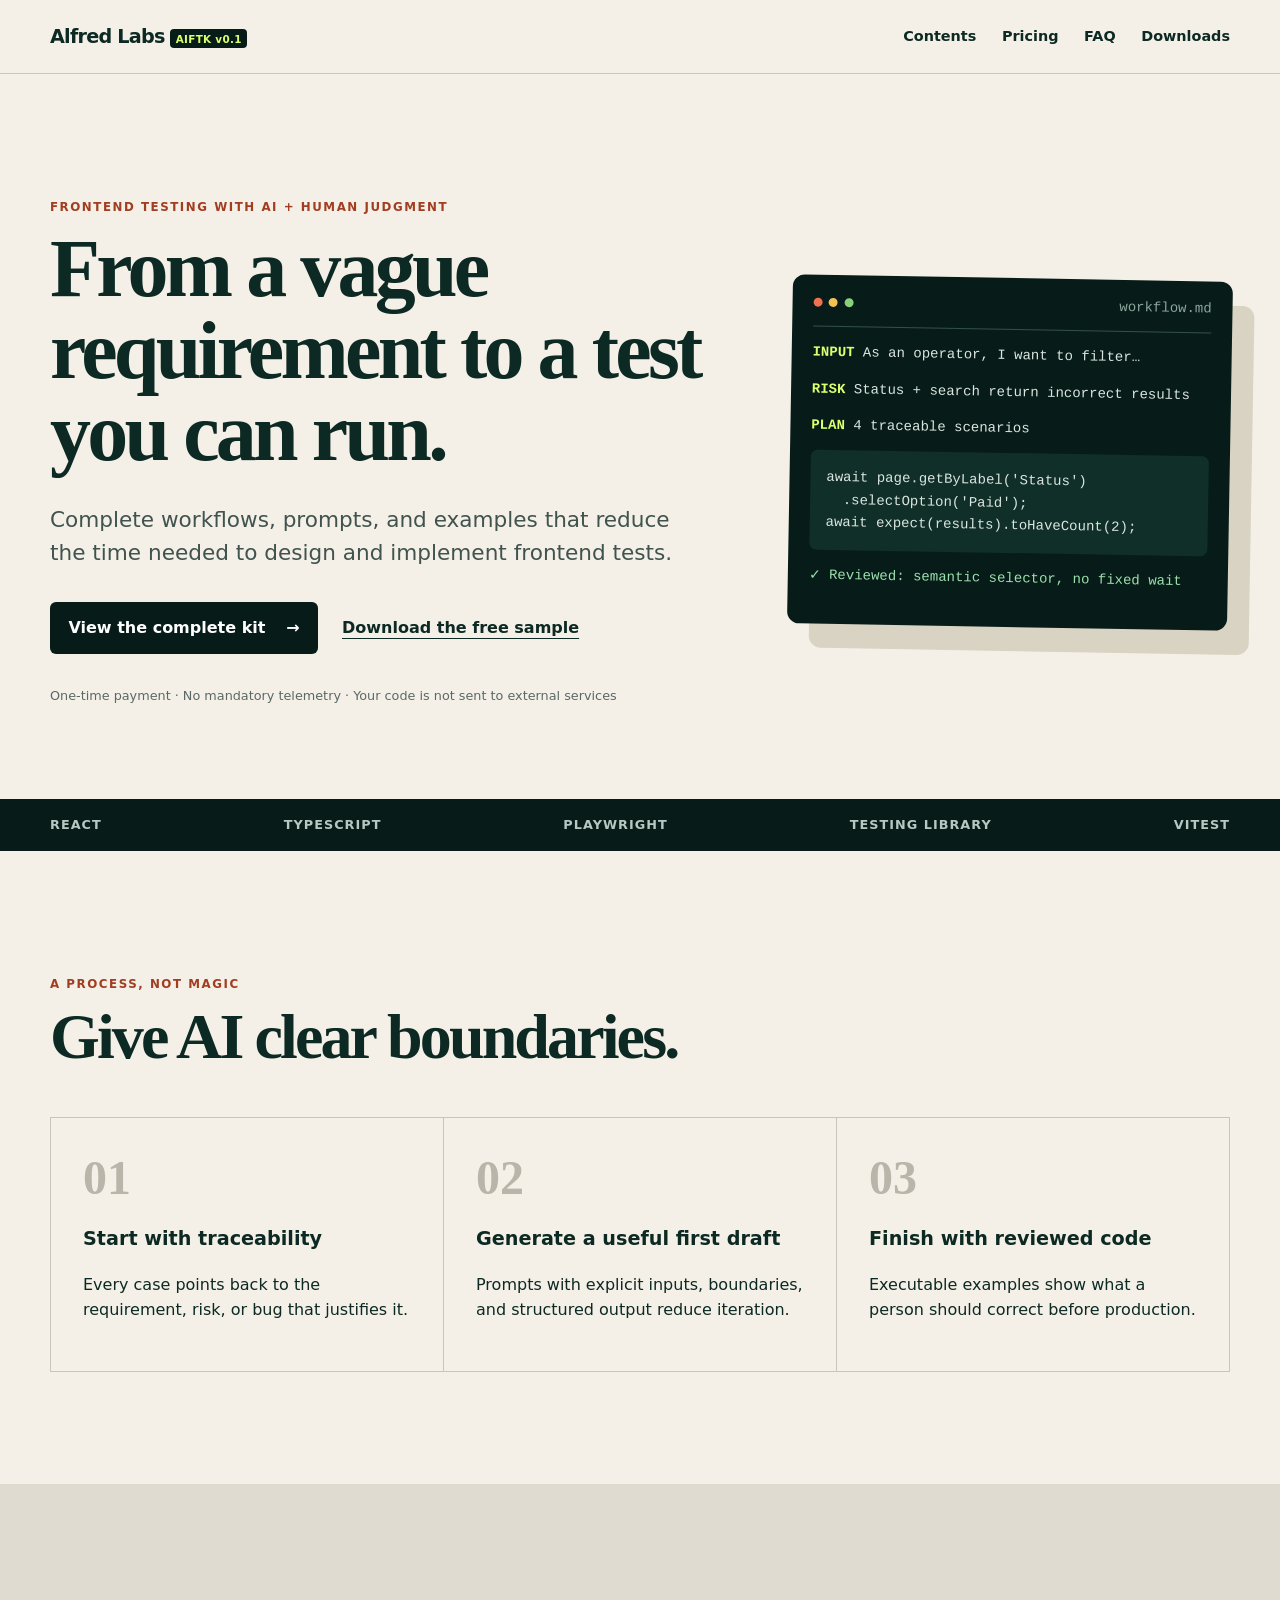
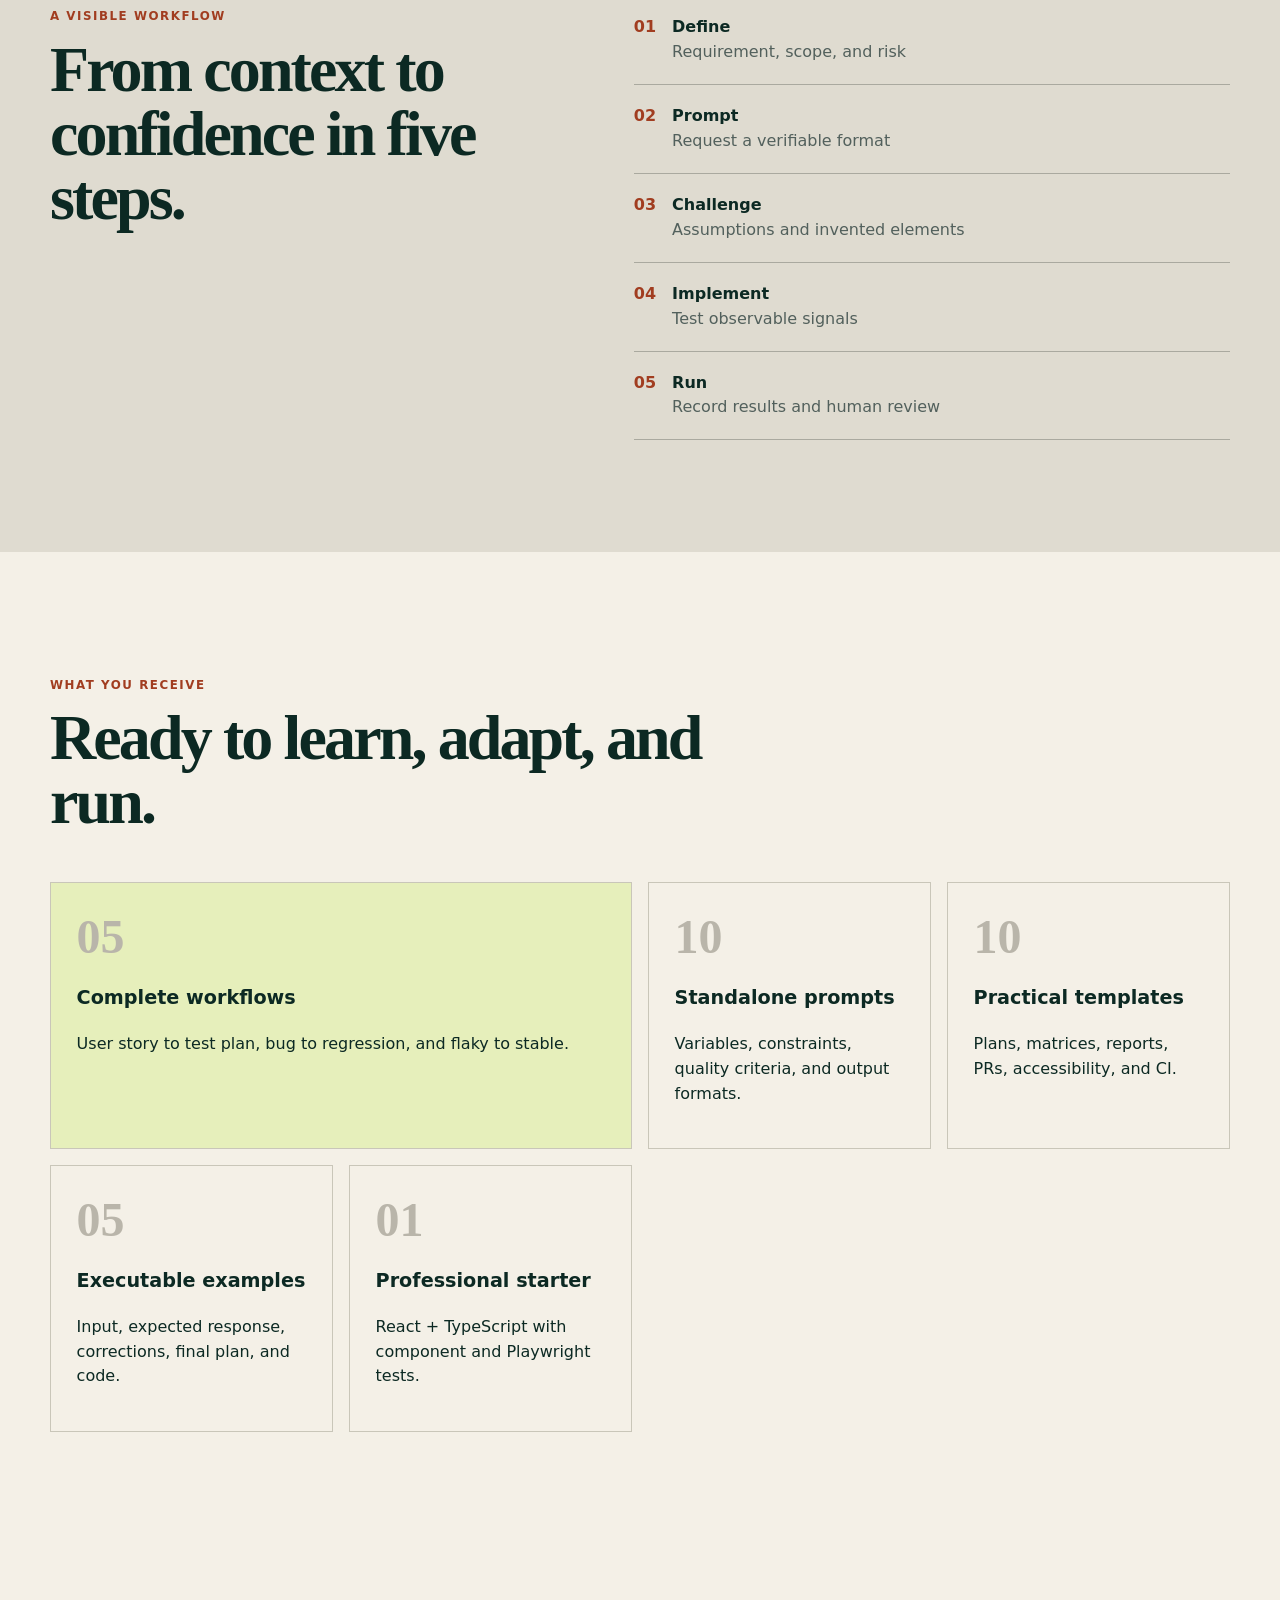
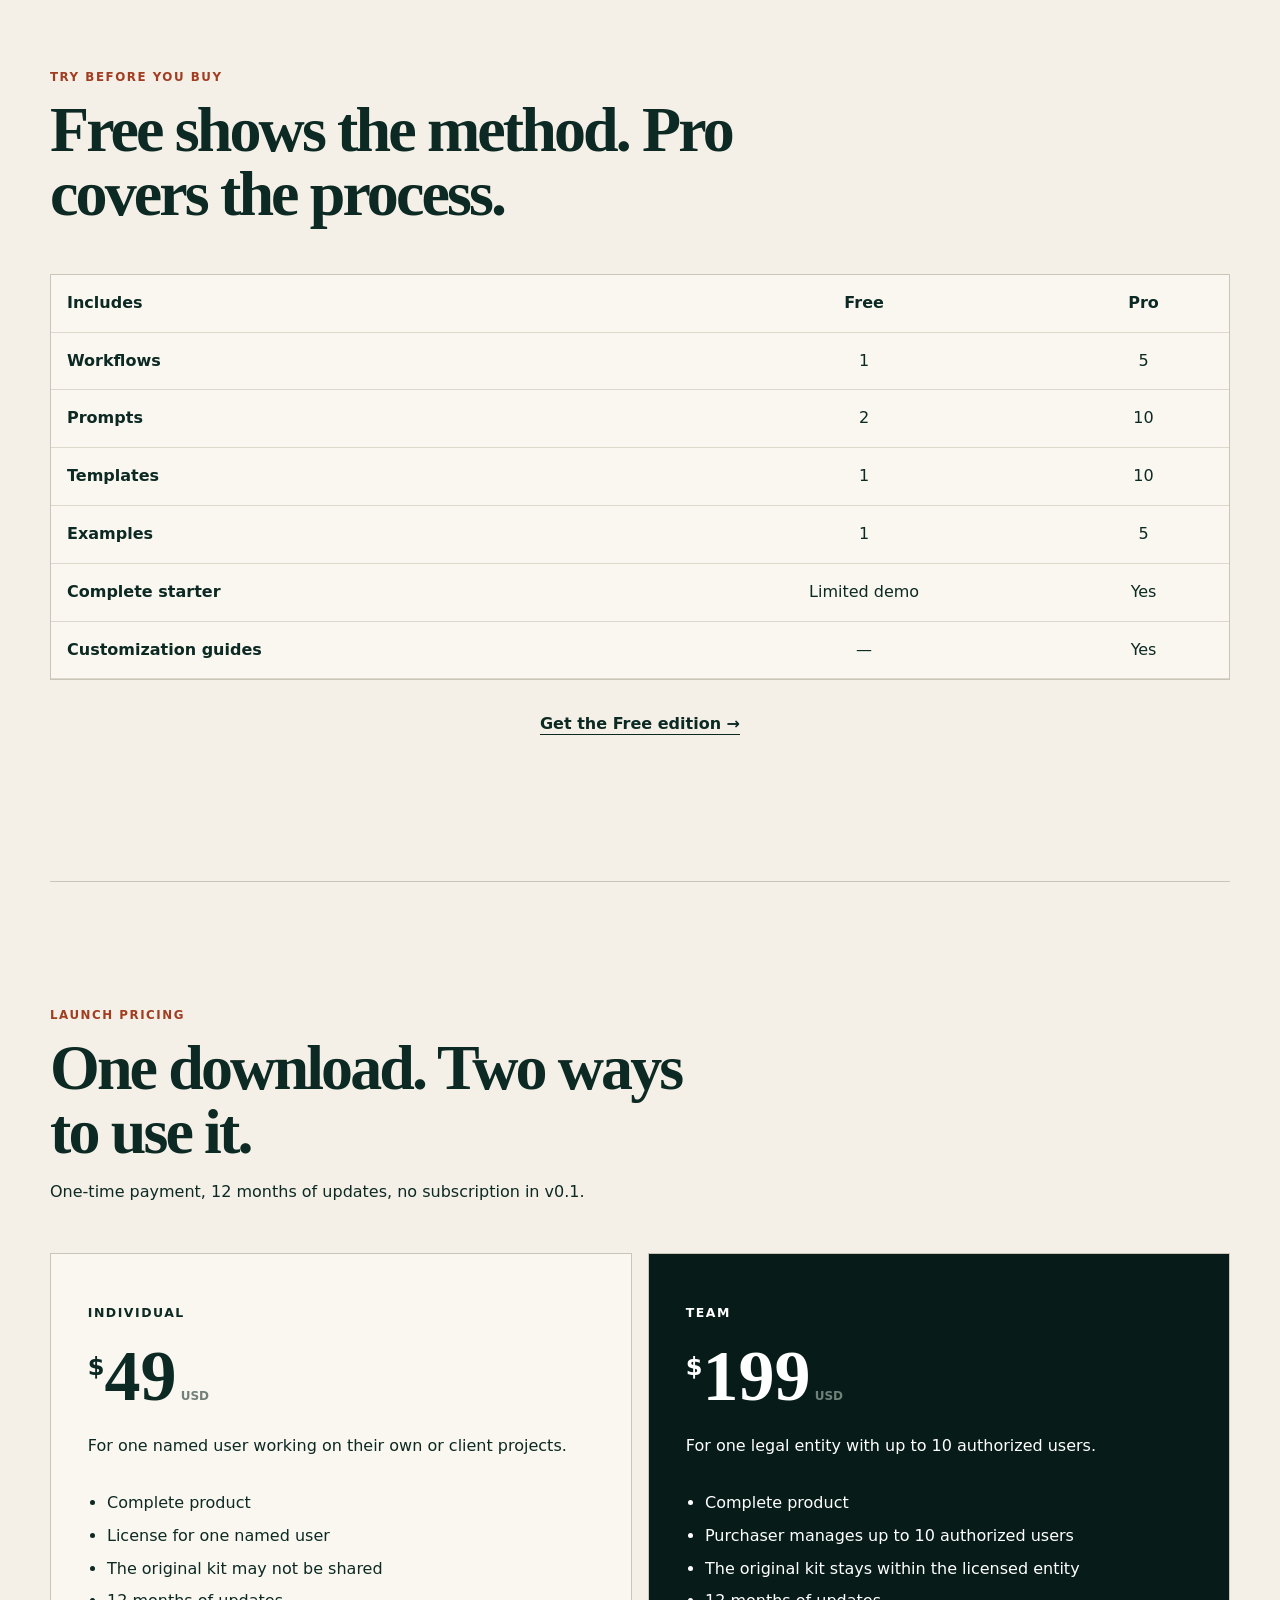
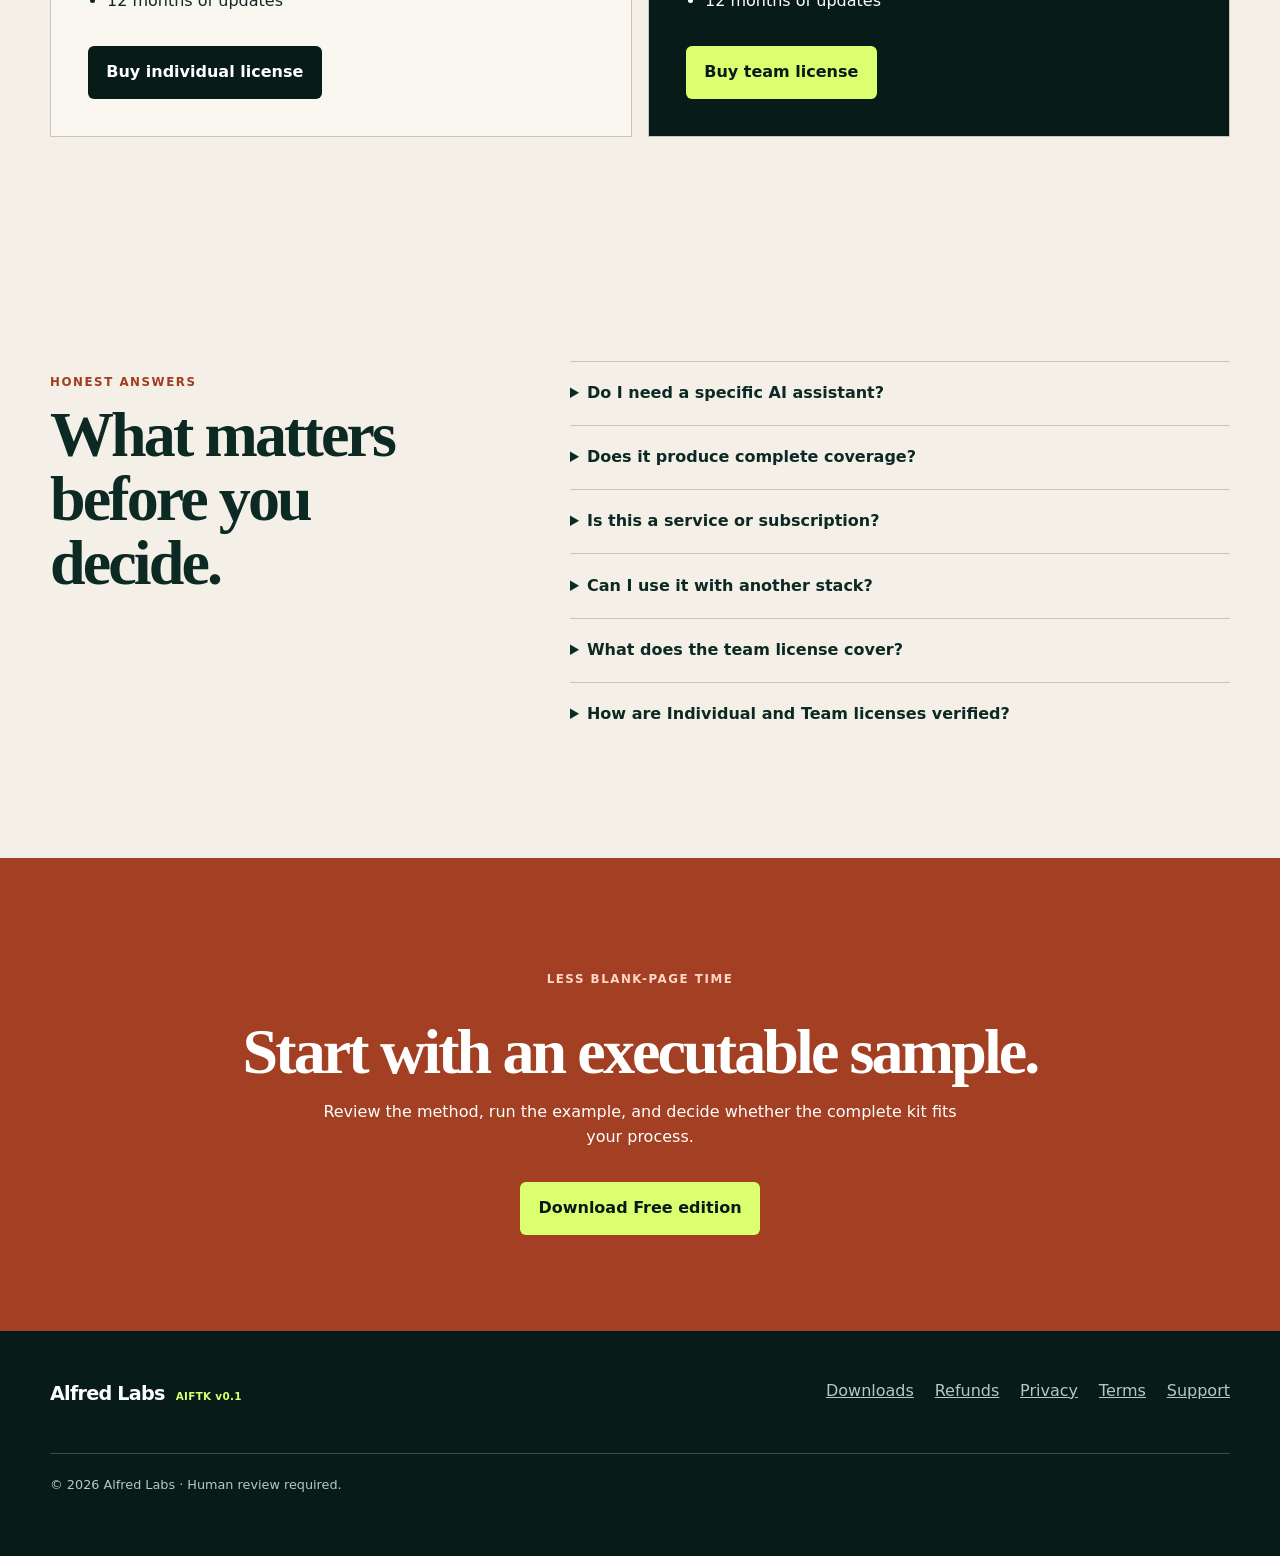
<file: index.html>
<!doctype html>
<html lang="en">
  <head>
    <meta charset="UTF-8" />
    <meta name="viewport" content="width=device-width, initial-scale=1.0" />
    <meta
      name="description"
      content="Turn frontend requirements into executable plans and tests with prompts, examples, and human review."
    />
    <meta name="theme-color" content="#071c18" />
    <link
      rel="icon"
      type="image/png"
      href="/brand/alfred-labs-logo-512.png"
    />
    <meta name="referrer" content="no-referrer" />
    <link rel="canonical" href="https://aiftk.alfredlabs.org/" />
    <meta property="og:url" content="https://aiftk.alfredlabs.org/" />
    <meta property="og:type" content="website" />
    <meta property="og:title" content="AI Frontend Testing Kit" />
    <meta
      property="og:description"
      content="A practical process for moving from requirements to frontend tests with AI assistance."
    />
    <meta
      property="og:image"
      content="https://aiftk.alfredlabs.org/brand/ai-frontend-testing-kit-cover-1600x1200.png"
    />
    <meta property="og:locale" content="en_US" />
    <meta name="twitter:card" content="summary_large_image" />
    <title>AI Frontend Testing Kit — From requirements to tests</title>
    <script type="module" crossorigin src="/assets/index-DpZ0K3sS.js"></script>
    <link rel="stylesheet" crossorigin href="/assets/index-9RUGiErt.css">
  </head>
  <body>
    <a class="skip-link" href="#content">Skip to content</a>
    <div id="root"></div>
  </body>
</html>
</file>
<file: assets/index-9RUGiErt.css>
:root{color:#0c2923;font-synthesis:none;--ink:#071c18;--lime:#dbff6e;--cream:#f4f0e7;--line:#c9c6b9;background:#f4f0e7;font-family:Inter,ui-sans-serif,system-ui,-apple-system,BlinkMacSystemFont,Segoe UI,sans-serif;line-height:1.55}*{box-sizing:border-box}html{scroll-behavior:smooth}body{min-width:320px;margin:0}a{color:inherit}button,a,summary{outline-offset:4px}a:focus-visible,summary:focus-visible{outline:3px solid #d75426}.skip-link{color:#071c18;z-index:20;background:#fff;padding:.7rem;position:fixed;top:-5rem;left:1rem}.skip-link:focus{top:1rem}.nav{-webkit-backdrop-filter:blur(14px);backdrop-filter:blur(14px);z-index:10;background:#f4f0e7f2;border-bottom:1px solid #0c292333;justify-content:space-between;align-items:center;height:74px;padding:0 max(1.25rem,50vw - 590px);display:flex;position:sticky;top:0}.logo{letter-spacing:-.04em;font-size:1.2rem;font-weight:900;text-decoration:none}.logo span{background:var(--ink);color:var(--lime);letter-spacing:.03em;border-radius:4px;margin-left:.35rem;padding:.22rem .35rem;font-size:.65rem}.nav nav,.nav nav a{gap:1.6rem;font-size:.9rem;font-weight:700;text-decoration:none;display:flex}.hero{grid-template-columns:1.2fr .8fr;align-items:center;gap:5rem;width:min(1180px,100% - 2.5rem);margin:auto;padding:7rem 0 5rem;display:grid}.kicker{text-transform:uppercase;letter-spacing:.13em;color:#a13d20;font-size:.74rem;font-weight:850}.hero h1,.section h2,.workflow h2,.closing h2,.legal h1{letter-spacing:-.045em;font-family:Georgia,serif;line-height:1}.hero h1{max-width:850px;margin:.6rem 0 1.8rem;font-size:clamp(3.2rem,6.4vw,6.3rem)}.lede{color:#40534e;max-width:680px;font-size:clamp(1.08rem,2vw,1.35rem)}.actions{align-items:center;gap:1.5rem;margin:2rem 0;display:flex}.button{background:var(--ink);color:#fff;border-radius:6px;justify-content:center;gap:1.3rem;padding:.88rem 1.15rem;font-weight:800;text-decoration:none;display:inline-flex}.button:hover{background:#194d41}.button.disabled{cursor:not-allowed;opacity:.68;text-align:center}.button.disabled:hover{background:var(--ink)}.button.light.disabled:hover{background:#fff}.text-link{text-underline-offset:5px;font-weight:800}.fine{color:#5a6965;font-size:.8rem}.terminal{background:var(--ink);color:#dbe5e0;border-radius:12px;padding:1rem 1.3rem 1.5rem;font:14px/1.6 ui-monospace,SFMono-Regular,Menlo,monospace;overflow:hidden;transform:rotate(1deg);box-shadow:22px 24px #d9d3c3}.terminal-top{color:#8ba59d;border-bottom:1px solid #345048;align-items:center;gap:.4rem;padding-bottom:.8rem;display:flex}.terminal-top i{background:#ee7152;border-radius:50%;width:9px;height:9px}.terminal-top i:nth-child(2){background:#f3c255}.terminal-top i:nth-child(3){background:#87d17d}.terminal-top span{margin-left:auto}.terminal b{color:var(--lime)}.terminal pre{background:#102f28;border-radius:7px;padding:1rem;overflow-x:auto}.review{color:#9ce0ad}.strip{background:var(--ink);color:#b6c8c1;text-transform:uppercase;letter-spacing:.08em;justify-content:space-between;gap:2rem;padding:1rem calc(50vw + min(1180px,100% - 2.5rem)/-2);font-size:.8rem;font-weight:800;display:flex;overflow:auto}.section{width:min(1180px,100% - 2.5rem);margin:auto;padding:7rem 0}.section-heading{max-width:690px;margin-bottom:3rem}.section h2,.workflow h2,.closing h2,.legal h1{margin:.5rem 0;font-size:clamp(2.4rem,5vw,4.8rem)}.benefit-grid{background:var(--line);border:1px solid var(--line);grid-template-columns:repeat(3,1fr);gap:1px;display:grid}.benefit-grid article{background:var(--cream);padding:2rem}.benefit-grid span,.include-grid span{color:#b9b5aa;font:700 3rem Georgia}.benefit-grid h3,.include-grid h3{font-size:1.2rem}.workflow{background:#dfdbd0;grid-template-columns:.9fr 1.1fr;gap:6rem;padding:7rem max(1.25rem,50vw - 590px);display:grid}.workflow ol{counter-reset:steps;margin:0;padding:0;list-style:none}.workflow li{counter-increment:steps;border-bottom:1px solid #aaa99f;grid-template-columns:auto 1fr;column-gap:1rem;padding:1.2rem 0;display:grid}.workflow li:before{content:"0" counter(steps);color:#a13d20;grid-row:1/3;font-weight:900}.workflow li span{color:#52605c;grid-column:2}.include-grid{grid-template-columns:repeat(4,1fr);gap:1rem;display:grid}.include-grid article{border:1px solid var(--line);min-height:220px;padding:1.6rem}.include-grid .feature{background:#e6efbb;grid-column:span 2}.table-shell{border:1px solid var(--line);overflow-x:auto}.comparison table{border-collapse:collapse;background:#faf7f0;width:100%}.comparison th,.comparison td{text-align:left;border-bottom:1px solid #ddd8cc;padding:1rem}.comparison td,.comparison thead th:not(:first-child){text-align:center}.centered{width:max-content;margin:2rem auto;display:block}.pricing{border-top:1px solid var(--line)}.price-grid{grid-template-columns:1fr 1fr;gap:1rem;display:grid}.price-grid article{border:1px solid var(--line);background:#faf7f0;padding:2.3rem}.price-grid .highlight{background:var(--ink);color:#fff}.plan{text-transform:uppercase;letter-spacing:.12em;font-size:.78rem;font-weight:850}.price{margin:.5rem 0;font:700 4.5rem Georgia}.price sup{font:700 1.5rem system-ui}.price small{color:#718079;font:700 .75rem system-ui}.price-grid ul{margin:2rem 0;padding-left:1.2rem}.price-grid li{margin:.5rem 0}.light{background:var(--lime);color:var(--ink)}.light:hover{background:#c5eb59}.config-note{text-align:center;color:#68756f;font-size:.8rem}.prelaunch-cta{border:1px solid var(--ink);background:#fffdf7;border-left:8px solid #d75426;justify-content:space-between;align-items:center;gap:2rem;margin-top:2.5rem;padding:2rem;display:flex}.prelaunch-cta h3{margin:.25rem 0 .35rem;font:700 clamp(1.5rem,3vw,2.1rem) Georgia,serif}.prelaunch-cta p{max-width:650px;margin-bottom:0}.prelaunch-cta .kicker{color:#a33f22;margin:0}.prelaunch-cta .button{flex:none}.faq{grid-template-columns:.8fr 1.2fr;gap:5rem;display:grid}.faq details{border-top:1px solid var(--line);padding:1.2rem 0}.faq summary{cursor:pointer;font-weight:800}.faq details p{color:#4a5e58;max-width:650px}.closing{color:#fff;text-align:center;background:#a33f22;padding:6rem max(1.25rem,50vw - 400px)}.closing .kicker{color:#ffd6c8}.closing p{max-width:660px;margin:1rem auto 2rem}footer{background:var(--ink);color:#b6c8c1;grid-template-columns:auto 1fr;gap:2rem;padding:3rem max(1.25rem,50vw - 590px);display:grid}footer .logo{color:#fff}footer div{flex-wrap:wrap;justify-content:flex-end;gap:1.3rem;display:flex}footer p{border-top:1px solid #315048;grid-column:1/-1;padding-top:1.3rem;font-size:.8rem}.legal{width:min(760px,100% - 2.5rem);margin:auto;padding:6rem 0}.legal-warning{background:#fff0c9;border-left:4px solid #d79700;padding:1rem}.legal section{border-bottom:1px solid var(--line);padding:1.5rem 0}.legal section h2{font-size:1.35rem}.legal section p{color:#40534e}.legal-links{padding-left:1.25rem}.legal-links li{margin:.7rem 0}.legal-links a{text-underline-offset:4px;font-weight:750}@media (width<=850px){.hero,.workflow,.faq{grid-template-columns:1fr;gap:3rem}.hero{padding-top:4rem}.terminal{transform:none;box-shadow:12px 12px #d9d3c3}.benefit-grid{grid-template-columns:1fr}.include-grid{grid-template-columns:1fr 1fr}.nav nav{display:none}}@media (width<=560px){.section,.workflow{padding-top:4.5rem;padding-bottom:4.5rem}.price-grid,.include-grid{grid-template-columns:1fr}.include-grid .feature{grid-column:auto}.actions,.prelaunch-cta{flex-direction:column;align-items:stretch}.price{font-size:3.6rem}.strip{justify-content:flex-start}footer{grid-template-columns:1fr}footer div{justify-content:flex-start}}@media (prefers-reduced-motion:reduce){html{scroll-behavior:auto}}.downloads .download-card{border:1px solid var(--line,#36554a);border-radius:1rem;margin:2rem 0;padding:1.5rem}.downloads form{gap:.75rem;max-width:38rem;margin:1.5rem 0;display:grid}.downloads input{color:#112c24;width:100%;min-width:0;font:inherit;background:#fff;border:1px solid #648577;border-radius:.5rem;padding:.9rem}.downloads .button{cursor:pointer;font:inherit}.downloads .button:disabled{opacity:.55;cursor:wait}.download-error{border:1px solid #c96d63;border-radius:.5rem;padding:1rem}.release-list{padding:0;list-style:none}.release-list li{flex-wrap:wrap;justify-content:space-between;align-items:center;gap:1rem;padding:1.25rem 0;display:flex}.release-list li>div{min-width:0}.release-list code{overflow-wrap:anywhere}.downloads li{margin-block:.75rem}
</file>
